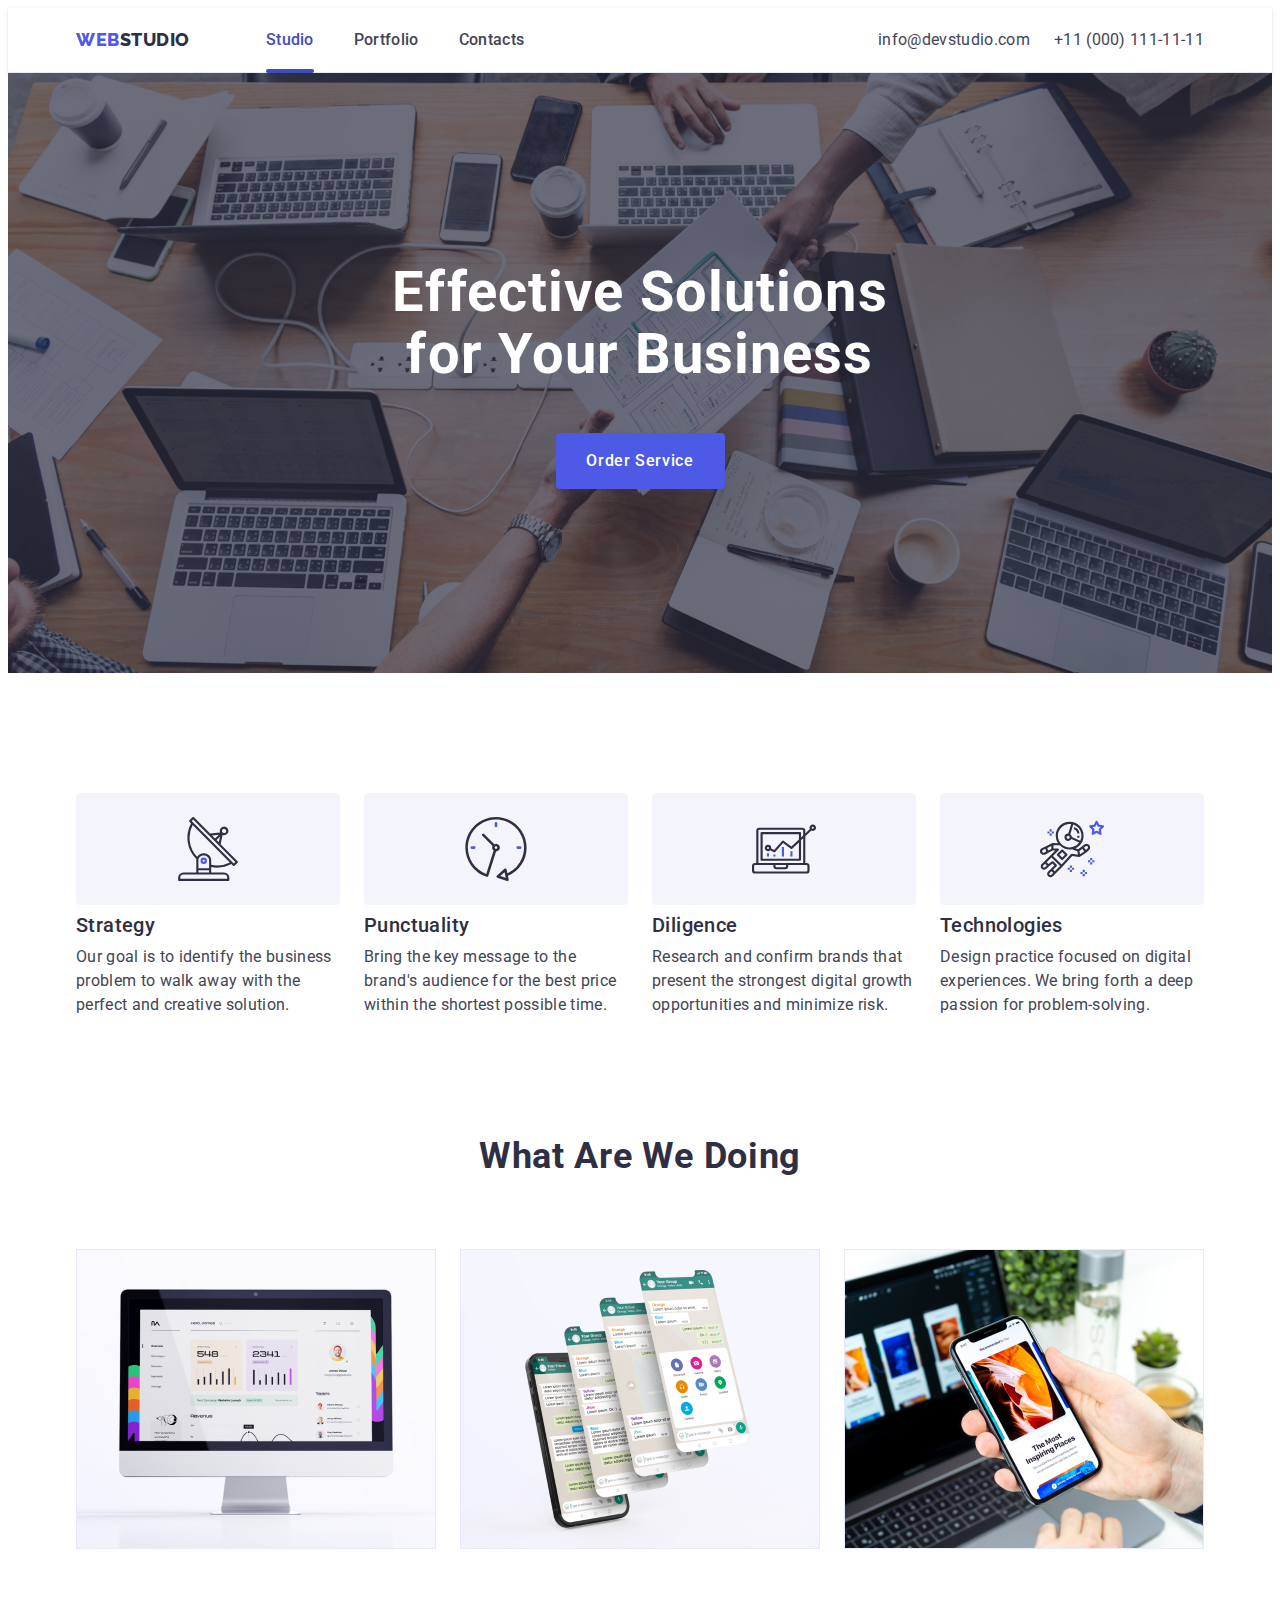
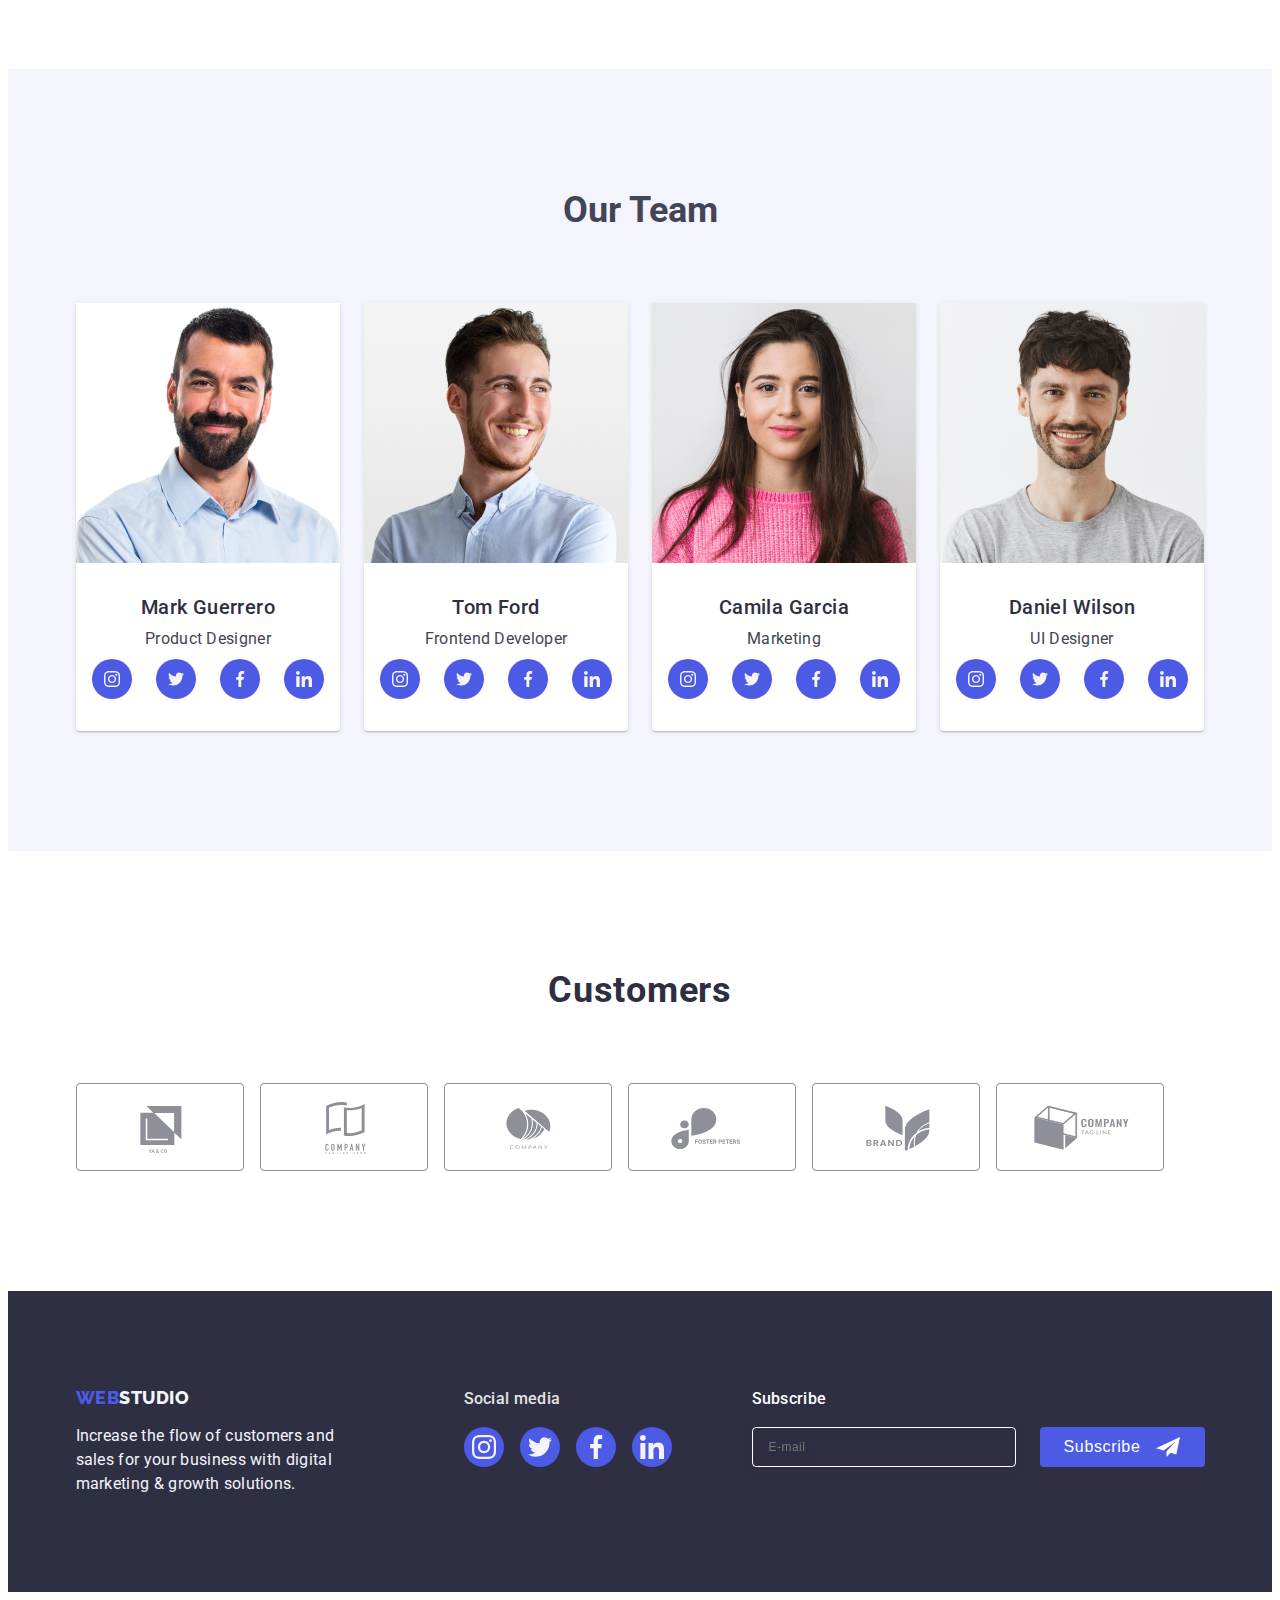
<file: index.html>
<!DOCTYPE html>
<html lang="en">
<head>
    <meta charset="UTF-8">
    <meta http-equiv="X-UA-Compatible" content="IE=edge">
    <meta name="viewport" content="width=device-width, initial-scale=1.0">
    <title>Студія</title>
    <link rel="preconnect" href="https://fonts.googleapis.com">
    <link rel="preconnect" href="https://fonts.gstatic.com" crossorigin>
    <link href="https://fonts.googleapis.com/css2?family=Raleway:wght@800&family=Roboto:wght@400;500;700;900&display=swap" rel="stylesheet">
    <link rel="stylesheet" href="https://cdnjs.cloudflare.com/ajax/libs/modern-normalize/2.0.0/modern-normalize.min.css" integrity="sha512-4xo8blKMVCiXpTaLzQSLSw3KFOVPWhm/TRtuPVc4WG6kUgjH6J03IBuG7JZPkcWMxJ5huwaBpOpnwYElP/m6wg==" crossorigin="anonymous" referrerpolicy="no-referrer" />
    <link rel="stylesheet" href="./css/styles.css">
    <link rel="stylesheet" href="./css/media.css">
</head>
<body>
    <header class = "page-header header-header">
        <div class = "container header-container">
        <nav class = "listts">
            <a  class = "link-link link" href = "./index.html">Web<span class = "logo-color logo">Studio</span></a>
            <ul class = "listhed list">
                <li class = "list-header-link"><a class = "header-link link current" href = "./index.html">Studio</a></li>
                <li class = "list-header-link"><a class = "header-link link" href = "./portfolio.html">Portfolio</a></li>
                <li class = "list-header-link"><a class = "header-link link" href = "">Contacts</a></li>
            </ul>
            </nav>
        <address class = "header-adress link">
            <ul class = "listad list">
                <li class = "contact-list"><a class = "header-adress-link link" href="mailto:info@devstudio.com">info@devstudio.com</a></li>
                <li class = "contact-list"><a class = "header-adress-link link" href="tel:+110001111111">+11 (000) 111-11-11</a></li>
            </ul>
        </address>

    
        <button type="button" class="mob-menu-open" data-menu-open>
            <svg width="32" height="22">
                <use href="./images/icons.svg#icon-charm_menu-hamburger-1"></use>
            </svg>
        </button>
    </div>

    <div class="mob-menu is-hidden" data-menu>
        <div>
            <button type="button" class="menu-modal-close" data-menu-close>
                <svg class="mob-close-icon" width="8" height="8">
                    <use href="./images/icons.svg#icon-close-mob"> </use>
                </svg>
            </button>

            <nav class="mobil-menu-nav">
                <ul class="mob-menu-nav list">
                    <li class="mob-menu-item">
                        <a href="./index.html" class="mob-menu-link link active">Studio</a>
                    </li>
                    <li class="mob-menu-item">
                        <a href="./portfolio.html" class="mob-menu-link link">Portfolio</a>
                    </li>
                    <li class="mob-menu-item">
                        <a href="" class="mob-menu-link link">Contacts</a>
                    </li>
                </ul>
            </nav>
        </div>

        <div>
            <address class="mobil-menu-adress">
                <ul class="mob-menu-nav list">
                    <li class="mob-menu-item">
                        <a href="tel:+110001111111" class="mob-menu-tel-link link">+11 (000) 111-11-11</a>
                    </li>
                    <li class="mob-menu-item">
                        <a href="mailto:info@devstudio.com" class="mob-menu-adress-link link">info@devstudio.com</a>
                    </li>
                </ul>
            </address>
            <ul class="mob-soc-list list">
                <li class="mob-soc-item list">
                    <a href="" class="link mob-soc-link" target="_blank" rel="noopener noreferrer">
                        <svg class="mob-soc-icon" width="24" height="24">
                            <use href="./images/icons.svg#icon-instagram"></use>
                        </svg>
                    </a>
                </li>
                <li class="mob-soc-item list">
                    <a href="" class="link mob-soc-link" target="_blank" rel="noopener noreferrer">
                        <svg class="mob-soc-icon" width="24" height="24">
                            <use href="./images/icons.svg#icon-twitter"></use>
                        </svg>
                    </a>
                </li>
                <li class="mob-soc-item list">
                    <a href="" class="link mob-soc-link" target="_blank" rel="noopener noreferrer">
                        <svg class="mob-soc-icon" width="24" height="24">
                            <use href="./images/icons.svg#icon-facebook"></use>
                        </svg>
                    </a>
                </li>
                <li class="mob-soc-item list">
                    <a href="" class="link mob-soc-link" target="_blank" rel="noopener noreferrer">
                        <svg class="mob-soc-icon" width="24" height="24">
                            <use href="./images/icons.svg#icon-linkedin"></use>
                        </svg>
                    </a>
                </li>
            </ul>
        </div>
    </div>
        </header>

    <main>

        <section class = "studio">
            <div class = "container container-studio">
            <h1 class = "firsth">Effective Solutions for Your Business</h1>
            <button class = "first-btn" type = "button" data-modal-open>Order Service</button>
            </div>
        </section>

        <section class = "choose">
            <div class = "container container-choose">
            <h2 hidden class = "visually-hidden">Choose</h2>
            <ul class = "listchoose list">
                <li class ="def">
                    <div class = "def-picture">
                        <svg width = "64" height = "64">
                            <use href = "./images/icons.svg#icon-antenna"></use>
                        </svg>
                    </div>
                    <h3 class = "first-choose">Strategy</h3>
                    <p class = "second-choose">Our goal is to identify the business
                        problem to walk away with the perfect and creative solution. </p>
                </li>
                <li class ="def">
                    <div class = "def-picture">
                        <svg width = "64" height = "64">
                            <use href = "./images/icons.svg#icon-clock"></use>
                        </svg>
                    </div>
                    <h3 class = "first-choose">Punctuality</h3>
                    <p class = "second-choose">Bring the key message to the brand's audience for the best price within the shortest possible time.</p>
                </li>
                <li class ="def">
                    <div class = "def-picture">
                        <svg width = "64" height = "64">
                            <use href = "./images/icons.svg#icon-diagram"></use>
                        </svg>
                    </div>
                    <h3 class = "first-choose">Diligence</h3>
                    <p class = "second-choose">Research and confirm brands that present the strongest digital growth opportunities and minimize risk.</p>
                </li>
                <li class ="def">
                    <div class = "def-picture">
                        <svg width = "64" height = "64">
                            <use href = "./images/icons.svg#icon-astronaut"></use>
                        </svg>
                    </div>
                    <h3 class = "first-choose">Technologies</h3>
                    <p class = "second-choose">Design practice focused on digital experiences. We bring forth a deep passion for problem-solving.</p>
                </li>
            </ul>
            </div>
        </section>

        <section class = "work">
            <div class = "container container-work">
    <h2 class = "first-work section-title">What are we doing</h2>
    <ul class ="listwork list">
        <li class = "def-two">
            <picture>
                <source srcset="./images/whatarewedoing1-1x.jpg 1x, ./images/whatarewedoing1-2x.jpg 2x"
                media = "(min-width: 1200px)" />
                <img src="./images/img5.jpg" alt="laptop" width="360" height="300" class = "image-item" />
            </picture>  
        </li>

        <li class = "def-two">
            <picture>
                <source srcset="./images/whatarewedoing2-1x.jpg 1x, ./images/whatarewedoing2-2x.jpg 2x"
                media = "(min-width: 1200px)" />
            <img src="./images/img6.jpg" alt="phones" width="360" height="300" class = "image-item" />
            </picture>
        </li>

        <li class = "def-two">
            <picture>
                <source srcset="./images/whatarewedoing3-1x.jpg 1x, ./images/whatarewedoing3-2x.jpg 2x"
                media = "(min-width: 1200px)" />
            <img src="./images/img7.jpg" alt="phone" width="360" height="300" class = "image-item" />
            </picture>
        </li>
    </ul>
        </div>
        </section>

        <section class = "team" >
            <div class = "container">
            <h2 class = "first-team">Our Team</h2>
            <ul class = "listteam list">
                <li class = "people-team-one">
                    <picture>
                        <source srcset="./images/mark-guerrero-1x.png 1x, ./images/mark-guerrero-2x.png 2x"
                        media = "(min-width: 1200px)" />
                        
                        <source srcset="./images/mark-guerrero-1x.png 1x, ./images/mark-guerrero-2x.png 2x"
                        media = "(min-width: 768px)" />

                        <source srcset="./images/mark-guerrero-1x.png 1x, ./images/mark-guerrero-2x.png 2x"
                        media = "(max-width: 767px)" />

                    <img src="./images/img1.jpg" alt ="Guerrero" width="264" height="260" />
                    </picture>
                    <div class = "peoplee">
                    <h3 class = "second-team">Mark Guerrero</h3>
                    <p class = "third-team">Product Designer</p>
                <ul class = "team-social list">
                    <li class = "team-social-item">
                        <a href = "" class = "team-link link" target = "_blank" rel = "noopener noreferrer">
                            <svg class = "team-social-icon" width="16" height="16">
                                <use href = "./images/icons.svg#icon-instagram"></use>
                            </svg>
                        </a>
                    </li>
                    <li class = "team-social-item">
                        <a href = "" class = "team-link link" target = "_blank" rel = "noopener noreferrer">
                            <svg class = "team-social-icon" width="16" height="16">
                                <use href = "./images/icons.svg#icon-twitter"></use>
                            </svg>  
                        </a>
                    </li>
                    <li class = "team-social-item">
                        <a href = "" class = "team-link link" target = "_blank" rel = "noopener noreferrer">
                            <svg class = "team-social-icon" width="16" height="16">
                                <use href = "./images/icons.svg#icon-facebook"></use>
                            </svg> 
                        </a> 
                    </li>
                    <li class = "team-social-item">
                        <a href = "" class = "team-link link" target = "_blank" rel = "noopener noreferrer">
                            <svg class = "team-social-icon" width="16" height="16">
                                <use href = "./images/icons.svg#icon-linkedin"></use>
                            </svg> 
                        </a>
                    </li>
                </ul>
            </div>
        </li>
        
                <li class = "people-team-one">
                    <picture>
                        <source srcset="./images/tom-ford-1x.jpg 1x, ./images/tom-ford-2x.jpg 2x"
                        media = "(min-width: 1200px)" />
                        
                        <source srcset="./images/tom-ford-1x.jpg 1x, ./images/tom-ford-2x.jpg 2x"
                        media = "(min-width: 768px)" />

                        <source srcset="./images/tom-ford-1x.jpg 1x, ./images/tom-ford-2x.jpg 2x"
                        media = "(max-width: 767px)" />

                    <img src="./images/img2.jpg" alt ="Ford" width="264" height="260" />
                    </picture>
                    <div class = "peoplee">
                    <h3 class = "second-team">Tom Ford</h3>
                    <p class = "third-team">Frontend Developer</p>
                    <ul class = "team-social list">
                        <li class = "team-social-item">
                            <a href = "" class = "team-link link" target = "_blank" rel = "noopener noreferrer">
                                <svg class = "team-social-icon" width="16" height="16">
                                    <use href = "./images/icons.svg#icon-instagram"></use>
                                </svg>
                            </a>
                        </li>
                        <li class = "team-social-item">
                            <a href = "" class = "team-link link" target = "_blank" rel = "noopener noreferrer">
                                <svg class = "team-social-icon" width="16" height="16">
                                    <use href = "./images/icons.svg#icon-twitter"></use>
                                </svg>  
                            </a>
                        </li>
                        <li class = "team-social-item">
                            <a href = "" class = "team-link link" target = "_blank" rel = "noopener noreferrer">
                                <svg class = "team-social-icon" width="16" height="16">
                                    <use href = "./images/icons.svg#icon-facebook"></use>
                                </svg> 
                            </a> 
                        </li>
                        <li class = "team-social-item">
                            <a href = "" class = "team-link link" target = "_blank" rel = "noopener noreferrer">
                                <svg class = "team-social-icon" width="16" height="16">
                                    <use href = "./images/icons.svg#icon-linkedin"></use>
                                </svg> 
                            </a>
                        </li>
                    </ul>
                    </div>
                </li>
                <li class = "people-team-one">
                    <picture>
                        <source srcset="./images/camila-garcia-1x.jpg 1x, ./images/camila-garcia-2x.jpg 2x"
                        media = "(min-width: 1200px)" />
                        
                        <source srcset="./images/camila-garcia-1x.jpg 1x, ./images/camila-garcia-2x.jpg 2x"
                        media = "(min-width: 768px)" />

                        <source srcset="./images/camila-garcia-1x.jpg 1x, ./images/camila-garcia-2x.jpg 2x"
                        media = "(max-width: 767px)" />

                    <img src="./images/img3.jpg" alt ="Garcia" width="264" height="260" />
                    </picture>
                    <div class = "peoplee">
                    <h3 class = "second-team">Camila Garcia</h3>
                    <p class = "third-team">Marketing</p>
                    <ul class = "team-social list">
                        <li class = "team-social-item">
                            <a href = "" class = "team-link link" target = "_blank" rel = "noopener noreferrer">
                                <svg class = "team-social-icon" width="16" height="16">
                                    <use href = "./images/icons.svg#icon-instagram"></use>
                                </svg>
                            </a>
                        </li>
                        <li class = "team-social-item">
                            <a href = "" class = "team-link link" target = "_blank" rel = "noopener noreferrer">
                                <svg class = "team-social-icon" width="16" height="16">
                                    <use href = "./images/icons.svg#icon-twitter"></use>
                                </svg>  
                            </a>
                        </li>
                        <li class = "team-social-item">
                            <a href = "" class = "team-link link" target = "_blank" rel = "noopener noreferrer">
                                <svg class = "team-social-icon" width="16" height="16">
                                    <use href = "./images/icons.svg#icon-facebook"></use>
                                </svg> 
                            </a> 
                        </li>
                        <li class = "team-social-item">
                            <a href = "" class = "team-link link" target = "_blank" rel = "noopener noreferrer">
                                <svg class = "team-social-icon" width="16" height="16">
                                    <use href = "./images/icons.svg#icon-linkedin"></use>
                                </svg> 
                            </a>
                        </li>
                    </ul>
                    </div>
                </li>
                <li class = "people-team-one">
                    <picture>
                        <source srcset="./images/daniel-wilson-1x.jpg 1x, ./images/daniel-wilson-2x.jpg 2x"
                        media = "(min-width: 1200px)" />
                        
                        <source srcset="./images/daniel-wilson-1x.jpg 1x, ./images/daniel-wilson-2x.jpg 2x"
                        media = "(min-width: 768px)" />

                        <source srcset="./images/daniel-wilson-1x.jpg 1x, ./images/daniel-wilson-2x.jpg 2x"
                        media = "(max-width: 767px)" />
                    <img src ="./images/img4.jpg" alt =" Wilson" width="264" height="260" />
                    </picture>

                    <div  class = "peoplee">
                    <h3 class = "second-team">Daniel Wilson</h3>
                    <p class = "third-team">UI Designer</p>
                    <ul class = "team-social list">
                        <li class = "team-social-item">
                            <a href = "" class = "team-link link" target = "_blank" rel = "noopener noreferrer">
                                <svg class = "team-social-icon" width="16" height="16">
                                    <use href = "./images/icons.svg#icon-instagram"></use>
                                </svg>
                            </a>
                        </li>
                        <li class = "team-social-item">
                            <a href = "" class = "team-link link" target = "_blank" rel = "noopener noreferrer">
                                <svg class = "team-social-icon" width="16" height="16">
                                    <use href = "./images/icons.svg#icon-twitter"></use>
                                </svg>  
                            </a>
                        </li>
                        <li class = "team-social-item">
                            <a href = "" class = "team-link link" target = "_blank" rel = "noopener noreferrer">
                                <svg class = "team-social-icon" width="16" height="16">
                                    <use href = "./images/icons.svg#icon-facebook"></use>
                                </svg> 
                            </a> 
                        </li>
                        <li class = "team-social-item">
                            <a href = "" class = "team-link link" target = "_blank" rel = "noopener noreferrer">
                                <svg class = "team-social-icon" width="16" height="16">
                                    <use href = "./images/icons.svg#icon-linkedin"></use>
                                </svg> 
                            </a>
                        </li>
                    </ul>
                    </div>
                </li> 
            </ul>
        </div>
        </section>
        <section class = "custumer">
            <div class = "container">
                <h2 class = "custumer-h">Customers</h2>
                <ul class = "custumer-list list">
                    <li class = "custumer-item">
                        <a href = "" class = "custumer-link link" target = "_blank" rel = "noopener noreferrer">
                            <svg class = "custumer-icon" width="104" height="56">
                                <use href = "./images/icons.svg#icon-Logo"></use>
                            </svg>  
                        </a>
                    </li>
                    <li class = "custumer-item">
                        <a href = "" class = "custumer-link link" target = "_blank" rel = "noopener noreferrer">
                            <svg class = "custumer-icon" width="104" height="56">
                                <use href = "./images/icons.svg#icon-Logo1"></use>
                            </svg>  
                        </a>
                    </li>
                    <li class = "custumer-item">
                        <a href = "" class = "custumer-link link" target = "_blank" rel = "noopener noreferrer">
                            <svg class = "custumer-icon" width="104" height="56">
                                <use href = "./images/icons.svg#icon-Logo2"></use>
                            </svg>  
                        </a>
                    </li>
                    <li class = "custumer-item">
                        <a href = "" class = "custumer-link link" target = "_blank" rel = "noopener noreferrer">
                            <svg class = "custumer-icon" width="104" height="56">
                                <use href = "./images/icons.svg#icon-Logo3"></use>
                            </svg>  
                        </a>
                    </li>
                    <li class = "custumer-item">
                        <a href = "" class = "custumer-link link" target = "_blank" rel = "noopener noreferrer">
                            <svg class = "custumer-icon" width="104" height="56">
                                <use href = "./images/icons.svg#icon-Logo4"></use>
                            </svg>  
                        </a>
                    </li>
                    <li class = "custumer-item">
                        <a href = "" class = "custumer-link link" target = "_blank" rel = "noopener noreferrer">
                            <svg class = "custumer-icon" width="104" height="56">
                                <use href = "./images/icons.svg#icon-Logo5"></use>
                            </svg>  
                        </a>
                    </li>
                </ul>
            </div>

        </section>
    </main>

    <footer class = "end">
        <div class = "container all-footer">
        <div class = "footer-ap">
        <a class = "logoo-link link" href = "./index.html">Web<span class = "logo-color-two">Studio</span></a>
        <p class = "end-text">Increase the flow of customers and sales for your business with digital marketing & growth solutions.</p> 
        </div>
        <div class = "social-media-footer">
            <p class = "p-sociall-media">Social media</p>
            <ul class = "ul-social-media list">
                <li class = "li-social-media">
                    <a href = "" class = "footer-link link" target = "_blank" rel = "noopener noreferrer">
                        <svg class = "footer-social-icon" width="24" height="24">
                            <use href = "./images/icons.svg#icon-instagram"></use>
                        </svg> 
                    </a>
                </li>
                <li class = "li-social-media">
                    <a href = "" class = "footer-link link" target = "_blank" rel = "noopener noreferrer">
                        <svg class = "footer-social-icon" width="24" height="24">
                            <use href = "./images/icons.svg#icon-twitter"></use>
                        </svg> 
                    </a>
                </li>
                <li class = "li-social-media">
                    <a href = "" class = "footer-link link" target = "_blank" rel = "noopener noreferrer">
                        <svg class = "footer-social-icon" width="24" height="24">
                            <use href = "./images/icons.svg#icon-facebook"></use>
                        </svg> 
                    </a>
                </li>
                <li class = "li-social-media">
                    <a href = "" class = "footer-link link" target = "_blank" rel = "noopener noreferrer">
                        <svg class = "footer-social-icon" width="24" height="24">
                            <use href = "./images/icons.svg#icon-linkedin"></use>
                        </svg> 
                    </a>
                </li>
            </ul>
    </div>
    <div class="subscribe-container">
        <p class="subscribe-text">Subscribe</p>
        <form class="form-footer">
            <label class="form-footer-label">
                <input class="form-footer-input" type="email" name="email" placeholder="E-mail" />
            </label>
            <button type="submit" class="footer-button">Subscribe
                <svg class = "footer-svg" width="24" height="24">
                    <use href = "./images/icons.svg#icon-footer-svg"></use>
                </svg>
            </button>
            </form>
    </div>
</div>
    </footer>
    <div class = "contact-window is-hidden" data-modal >
        <div class = "modal-window" >
            <button type="button" class = "modal-window-close" data-modal-close>
                <svg class = "modal-window-close-icon" width = "8" height = "8">
                    <use href = "./images/icons.svg#icon-Vector"></use>
                </svg>
            </button>
            <p class = "modal-window-title">Leave your contacts and we will call you back</p>
            <form class = "modal-window-form">
                <div class = "modal-window-labeldiv">

                <label for = "user-name" class = "modal-window-label">Name</label>
                    <div class = "modal-window-div">
                    <input type = "text" name = "user-name" id = "user-name" class = "modal-window-input" required />
                    <svg class = "modal-window-svg" width = "18" height = "24">
                        <use href = "./images/icons.svg#icon-person-black"></use>
                    </svg>
                </div>
                </div>
                
                <div class = "modal-window-labeldiv">
                <label for = "user-tel" class = "modal-window-label">Phone</label>
                    <div class = "modal-window-div">
                    <input type = "tel" name = "tel" id = "user-tel" class = "modal-window-input" required />
                    <svg class = "modal-window-svg" width = "18" height = "24">
                        <use href = "./images/icons.svg#icon-phone-black"></use>
                    </svg>
                </div>
                </div>
                    
                <div class ="modal-window-labeldiv">
                <label for = "user-email" class = "modal-window-label">Email</label>
                    <div class = "modal-window-div">
                    <input type = "email" name = "email" id = "user-email" class = "modal-window-input" required />
                    <svg class = "modal-window-svg" width = "18" height = "24">
                        <use href = "./images/icons.svg#icon-email-black"></use>
                    </svg>
                </div>
                </div>

                <div class ="class-modal-window-labeldiv">
                <label for = "user-comment" class = "modal-window-label">Comment</label>
                <textarea name = "user-comment" id = "user-comment" class = "modal-comment" placeholder="Text input"></textarea>
                </div>

                <div class = "modal-window-checkbox">
                    <input type = "checkbox" id = "user-privacy" name = "user-privacy" value="true" class = "modal-window-privacy visually-hidden" required>
                    <label for = "user-privacy" class = "modal-accept-privacy-check">
                        <span class = "modal-check-span">
                            <svg class = "modal-window-svg-check" width = "10" height = "8">
                                <use href = "./images/icons.svg#icon-check"></use>
                            </svg>
                        </span>
                        I accept the terms and conditions of the 
                        <a class = "link-check link" href=""> Privacy Policy</a>
                    </label>
                    
                </div>
                
                <button type = "submit" class = "modal-window-button">Send</button>
            </form>
        </div>
    </div>
    <script src="./js/modal.js"></script>
    <script src="./js/menu.js"></script>
</body>
</html>
</file>
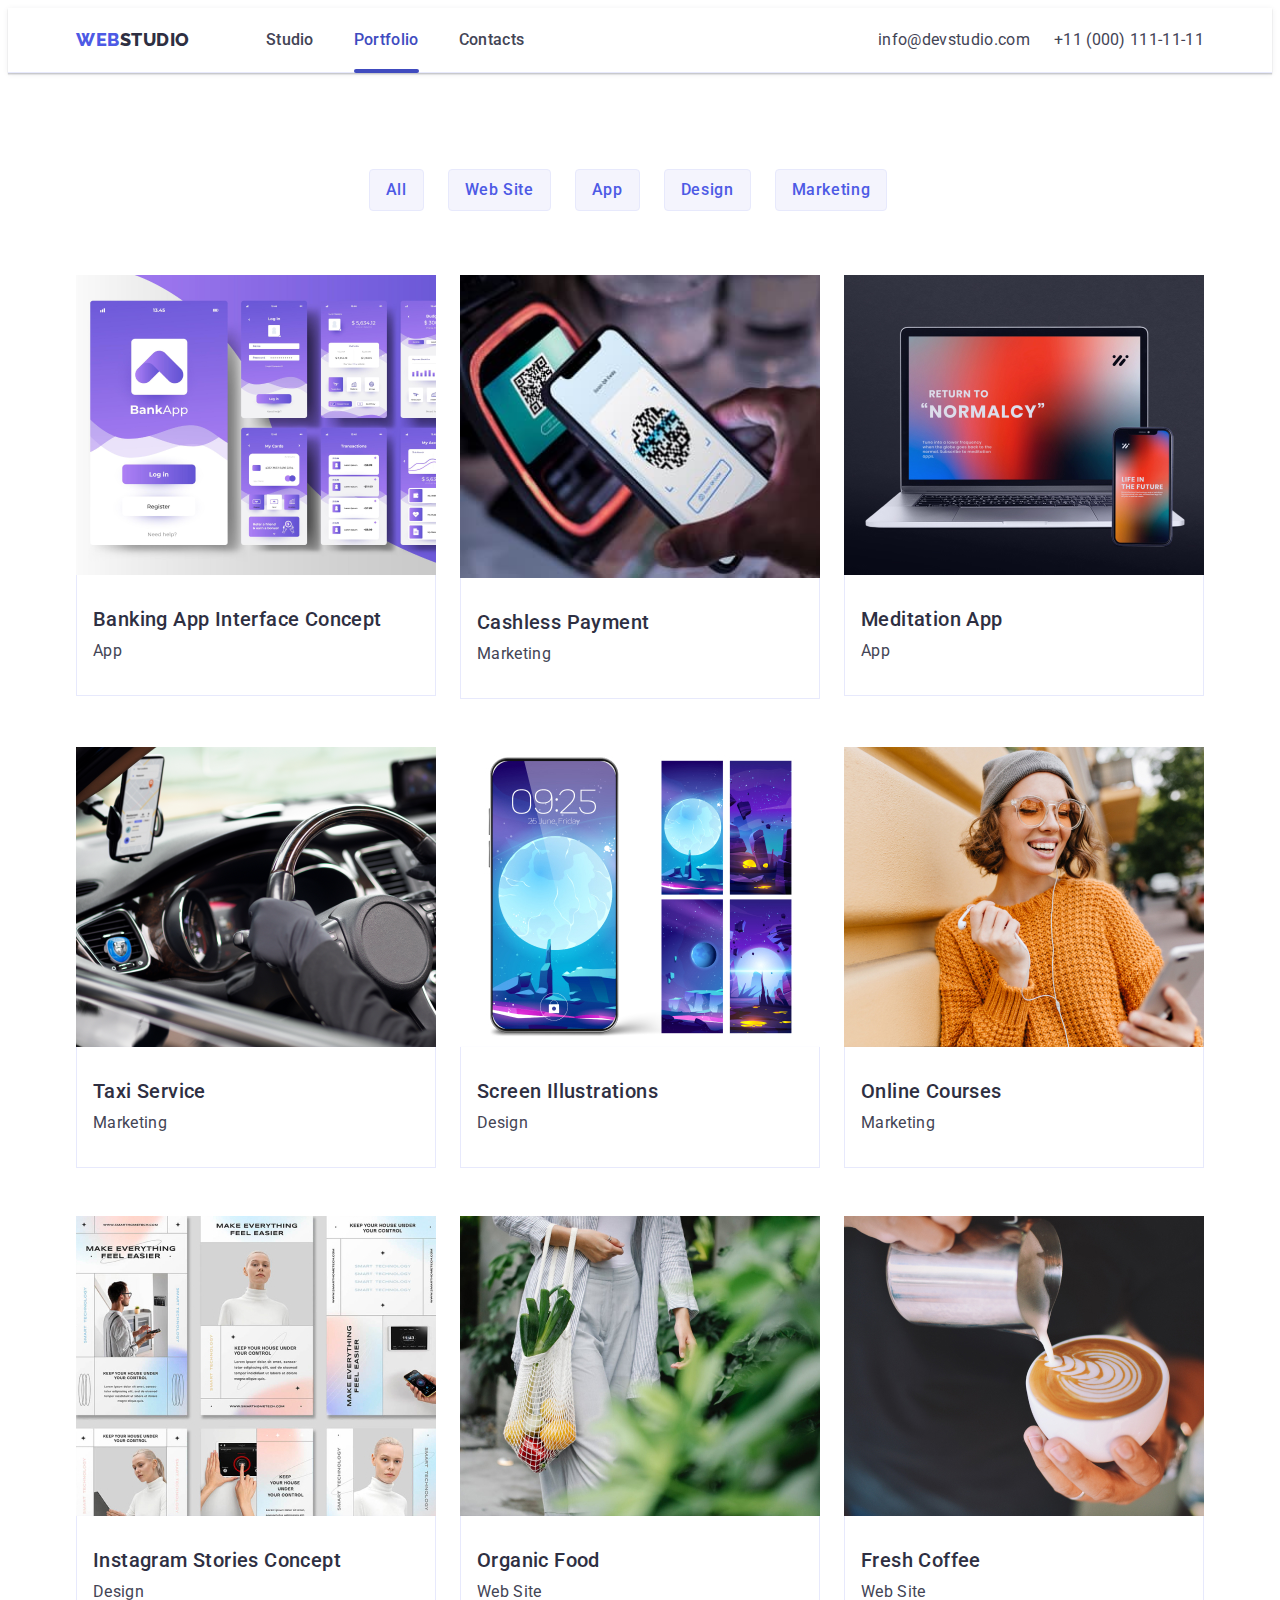
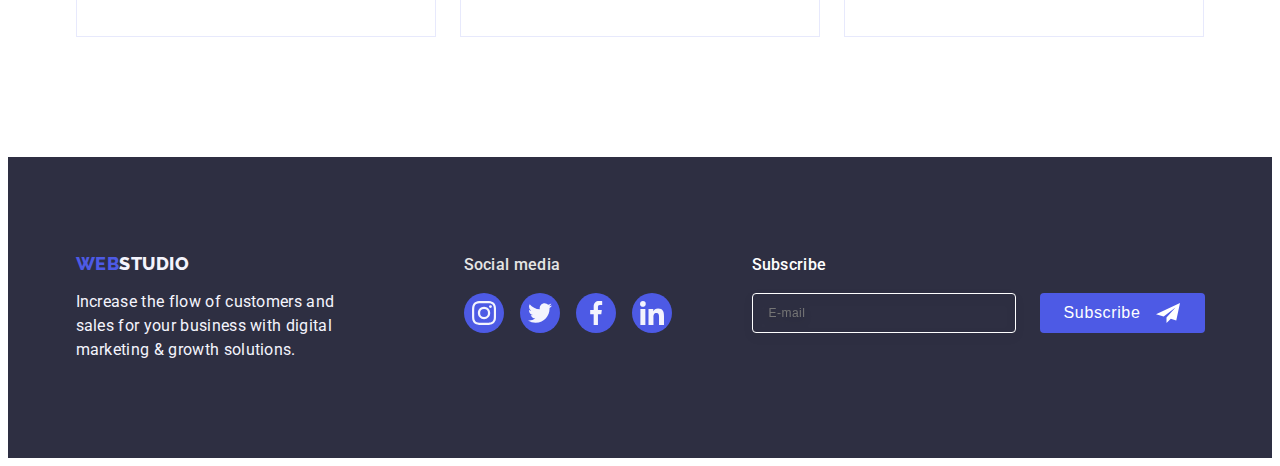
<file: portfolio.html>
<!DOCTYPE html>
<html lang="en">
<head>
    <meta charset="UTF-8">
    <meta http-equiv="X-UA-Compatible" content="IE=edge">
    <meta name="viewport" content="width=device-width, initial-scale=1.0">
    <title>Портфоліо</title>
    <link rel="preconnect" href="https://fonts.googleapis.com">
    <link rel="preconnect" href="https://fonts.gstatic.com" crossorigin>
    <link href="https://fonts.googleapis.com/css2?family=Raleway:wght@800&family=Roboto:wght@400;500;700;900&display=swap" rel="stylesheet">
    <link rel="stylesheet" href="https://cdnjs.cloudflare.com/ajax/libs/modern-normalize/2.0.0/modern-normalize.min.css" integrity="sha512-4xo8blKMVCiXpTaLzQSLSw3KFOVPWhm/TRtuPVc4WG6kUgjH6J03IBuG7JZPkcWMxJ5huwaBpOpnwYElP/m6wg==" crossorigin="anonymous" referrerpolicy="no-referrer" />
    <link rel="stylesheet" href="./css/styles.css">
    <link rel="stylesheet" href="./css/media.css">
    <link rel="stylesheet" href="./css/portfolio-media.css">
    


</head>

        <header class = "page-header header-header">
            <div class = "container header-container">
            <nav class = "listts">
                <a  class = "link-link link" href = "./index.html">Web<span class = "logo-color logo">Studio</span></a>
                <ul class = "listhed list">
                    <li class = "list-header-link"><a class = "header-link link" href = "./index.html">Studio</a></li>
                    <li class = "list-header-link"><a class = "header-link link current" href = "./portfolio.html">Portfolio</a></li>
                    <li class = "list-header-link"><a class = "header-link link" href = "">Contacts</a></li>
                </ul>
                </nav>
            <address class = "header-adress link">
                <ul class = "listad list">
                    <li class = "contact-list"><a class = "header-adress-link link" href="mailto:info@devstudio.com">info@devstudio.com</a></li>
                    <li class = "contact-list"><a class = "header-adress-link link" href="tel:+110001111111">+11 (000) 111-11-11</a></li>
                </ul>
            </address>
    
        
            <button type="button" class="mob-menu-open" data-menu-open>
                <svg width="32" height="22">
                    <use href="./images/icons.svg#icon-charm_menu-hamburger-1"></use>
                </svg>
            </button>
        </div>
    
        <div class="mob-menu is-hidden" data-menu>
            <div>
                <button type="button" class="menu-modal-close" data-menu-close>
                    <svg class="mob-close-icon" width="8" height="8">
                        <use href="./images/icons.svg#icon-close-mob"> </use>
                    </svg>
                </button>
    
                <nav class="mobil-menu-nav">
                    <ul class="mob-menu-nav list">
                        <li class="mob-menu-item">
                            <a href="./index.html" class="mob-menu-link link">Studio</a>
                        </li>
                        <li class="mob-menu-item">
                            <a href="./portfolio.html" class="mob-menu-link link active">Portfolio</a>
                        </li>
                        <li class="mob-menu-item">
                            <a href="" class="mob-menu-link link">Contacts</a>
                        </li>
                    </ul>
                </nav>
            </div>
    
            <div>
                <address class="mobil-menu-adress">
                    <ul class="mob-menu-nav list">
                        <li class="mob-menu-item">
                            <a href="tel:+110001111111" class="mob-menu-tel-link link">+11 (000) 111-11-11</a>
                        </li>
                        <li class="mob-menu-item">
                            <a href="mailto:info@devstudio.com" class="mob-menu-adress-link link">info@devstudio.com</a>
                        </li>
                    </ul>
                </address>
                <ul class="mob-soc-list list">
                    <li class="mob-soc-item list">
                        <a href="" class="link mob-soc-link" target="_blank" rel="noopener noreferrer">
                            <svg class="mob-soc-icon" width="24" height="24">
                                <use href="./images/icons.svg#icon-instagram"></use>
                            </svg>
                        </a>
                    </li>
                    <li class="mob-soc-item list">
                        <a href="" class="link mob-soc-link" target="_blank" rel="noopener noreferrer">
                            <svg class="mob-soc-icon" width="24" height="24">
                                <use href="./images/icons.svg#icon-twitter"></use>
                            </svg>
                        </a>
                    </li>
                    <li class="mob-soc-item list">
                        <a href="" class="link mob-soc-link" target="_blank" rel="noopener noreferrer">
                            <svg class="mob-soc-icon" width="24" height="24">
                                <use href="./images/icons.svg#icon-facebook"></use>
                            </svg>
                        </a>
                    </li>
                    <li class="mob-soc-item list">
                        <a href="" class="link mob-soc-link" target="_blank" rel="noopener noreferrer">
                            <svg class="mob-soc-icon" width="24" height="24">
                                <use href="./images/icons.svg#icon-linkedin"></use>
                            </svg>
                        </a>
                    </li>
                </ul>
            </div>
        </div>
            </header>

    <main>
        <section class = "porfolio-section">  
            <div class = "container">
            <h1 hidden class = "visually-hidden">portfol</h1>
                <ul class = "listtts list">
                    <li class = "btn-portfolio">
                    <button class = "second-btn" type = "button" >All</button>
                </li>
                <li class = "btn-portfolio">
                    <button class = "second-btn" type = "button" >Web Site</button>
                </li>
                <li class = "btn-portfolio">
                    <button class = "second-btn" type = "button" >App</button>
                </li>
                <li class = "btn-portfolio">
                    <button class = "second-btn" type = "button" >Design</button>
                </li>
                <li class = "btn-portfolio">
                    <button class = "second-btn" type = "button" >Marketing</button>
                </li>
                </ul>
                
                <ul class ="listtsport list">
                    <li class = "section-link" >
                        <a class = "links" href="">
                            <div class = "content-cover-wrap">
                                <picture>
                                    <source media="(min-width: 1158px)"
                                        srcset="./images/first-1x.png 1x, ./images/first-2x.png 2x">
                                    <source media="(min-width: 768px)"
                                        srcset="./images/first-table-1x.jpg 1x, ./images/first-table-2x.jpg 2x">
                                    <source media="(max-width: 767px)"
                                        srcset="./images/first-mob-1x.jpg 1x, ./images/first-mob-2x.jpg 2x">
                                <img src="./images/first.jpg" alt="interface" width="360" class = "picture-portfolio"/>
                                </picture>
                                <p class = "content-cover-text">14 Stylish and User-Friendly App Design Concepts · Task Manager App · Calorie Tracker App · Exotic Fruit Ecommerce App · Cloud Storage App</p>
                            </div>
                        <div class = "app-conttainer">
                        <h2 class = "links-textt">Banking App Interface Concept</h2>
                        <p class = "links-textt-text">App</p>
                    </div>
                    </a>
                    </li>
                    <li class = "section-link">
                        <a class = "links" href="">
                            <div class = "content-cover-wrap">
                                <picture>
                                    <source media="(min-width: 1158px)"
                                        srcset="./images/second-1x.jpg 1x, ./images/second-2x.jpg 2x">
                                    <source media="(min-width: 768px)"
                                        srcset="./images/second-table-1x.jpg 1x, ./images/second-tale-2x.jpg 2x">
                                    <source media="(max-width: 767px)"
                                        srcset="./images/second-mob-1x.jpg 1x, ./images/second-mob-2x.jpg 2x">
                                <img src="./images/second.jpg" alt="payment" width="360" class = "picture-portfolio"/>
                                </picture>
                                <p class = "content-cover-text">14 Stylish and User-Friendly App Design Concepts · Task Manager App · Calorie Tracker App · Exotic Fruit Ecommerce App · Cloud Storage App</p>
                    </div>
                        <div class = "app-conttainer">
                        <h2 class = "links-textt">Cashless Payment</h2>
                        <p class = "links-textt-text">Marketing</p>
                    </div>
                    </a>
                    </li>
                    <li class = "section-link">
                        <a class = "links" href="">
                            <div class = "content-cover-wrap">
                                <picture>
                                    <source media="(min-width: 1158px)"
                                        srcset="./images/three-1x.jpg 1x, ./images/three-2x.jpg 2x">
                                    <source media="(min-width: 768px)"
                                        srcset="./images/three-table-1x.jpg 1x, ./images/three-table-2x.jpg 2x">
                                    <source media="(max-width: 767px)"
                                        srcset="./images/three-mob-1x.jpg 1x, ./images/three-mob-2x.jpg 2x">
                                <img src="./images/three.jpg" alt="meditation" width="360" class = "picture-portfolio" />
                                </picture>
                                <p class = "content-cover-text">14 Stylish and User-Friendly App Design Concepts · Task Manager App · Calorie Tracker App · Exotic Fruit Ecommerce App · Cloud Storage App</p>
                            </div>
                        <div class = "app-conttainer">
                        <h2 class = "links-textt">Meditation App</h2>
                        <p class = "links-textt-text">App</p>
                    </div>
                    </a>
                    </li>
                    <li class = "section-link">
                        <a class = "links" href="">
                            <div class = "content-cover-wrap">
                                <picture>
                                    <source media="(min-width: 1158px)"
                                        srcset="./images/four-1x.png 1x, ./images/four-2x.png 2x">
                                    <source media="(min-width: 768px)"
                                        srcset="./images/four-table-1x.jpg 1x, ./images/four-table-2x.jpg 2x">
                                    <source media="(max-width: 767px)"
                                        srcset="./images/four-mob-1x.jpg 1x, ./images/four-mob-2x.jpg 2x">
                                <img src="./images/four.jpg" alt="taxi" width="360" class = "picture-portfolio" />
                                </picture>
                                <p class = "content-cover-text">14 Stylish and User-Friendly App Design Concepts · Task Manager App · Calorie Tracker App · Exotic Fruit Ecommerce App · Cloud Storage App</p>
                            </div>
                        <div class = "app-conttainer">
                        <h2 class = "links-textt">Taxi Service</h2>
                        <p class = "links-textt-text">Marketing</p>
                        </div>
                    </a>
                    </li>
                    <li class = "section-link">
                        <a class = "links" href="">
                            <div class = "content-cover-wrap">
                                <picture>
                                    <source media="(min-width: 1158px)"
                                        srcset="./images/five-1x.jpg 1x, ./images/five-2x.jpg 2x">
                                    <source media="(min-width: 768px)"
                                        srcset="./images/five-table-1x.jpg 1x, ./images/five-table-2x.jpg 2x">
                                    <source media="(max-width: 767px)"
                                        srcset="./images/five-mob-1x.jpg 1x, ./images/five-mob-2x.jpg 2x">
                                <img src="./images/five.jpg" alt="screen" width="360" class = "picture-portfolio" />
                                </picture>
                                <p class = "content-cover-text">14 Stylish and User-Friendly App Design Concepts · Task Manager App · Calorie Tracker App · Exotic Fruit Ecommerce App · Cloud Storage App</p>
                            </div>
                        <div class = "app-conttainer">
                        <h2 class = "links-textt">Screen Illustrations</h2>
                        <p class = "links-textt-text">Design</p>
                        </div>
                    </a>
                    </li>
                    <li class = "section-link">
                        <a class = "links" href="">
                            <div class = "content-cover-wrap">
                                <picture>
                                    <source media="(min-width: 1158px)"
                                        srcset="./images/six-1x.jpg 1x, ./images/six-2x.jpg 2x">
                                    <source media="(min-width: 768px)"
                                        srcset="./images/six-table-1x.jpg 1x, ./images/six-table-2x.jpg 2x">
                                    <source media="(max-width: 767px)"
                                        srcset="./images/six-mob-1x.jpg 1x, ./images/six-mob-2x.jpg 2x">
                                <img src="./images/six.jpg" alt="courses" width="360" class = "picture-portfolio"/>
                                </picture>
                                <p class = "content-cover-text">14 Stylish and User-Friendly App Design Concepts · Task Manager App · Calorie Tracker App · Exotic Fruit Ecommerce App · Cloud Storage App</p>
                            </div>
                        <div class = "app-conttainer">
                        <h2 class = "links-textt">Online Courses</h2>
                        <p class = "links-textt-text">Marketing</p>
                        </div>
                    </a>
                    </li>
                    <li class = "section-link">
                        <a class = "links" href="">
                            <div class = "content-cover-wrap">
                                <picture>
                                    <source media="(min-width: 1158px)"
                                        srcset="./images/seven-1x.jpg 1x, ./images/seven-2x.jpg 2x">
                                    <source media="(min-width: 768px)"
                                        srcset="./images/seven-table-1x.jpg 1x, ./images/seven-table-2x.jpg 2x">
                                    <source media="(max-width: 767px)"
                                        srcset="./images/seven-mob-1x.jpg 1x, ./images/seven-mob-2x.jpg 2x">
                                <img src="./images/seven.jpg" alt="sories" width="360" class = "picture-portfolio" />
                                </picture>
                                <p class = "content-cover-text">14 Stylish and User-Friendly App Design Concepts · Task Manager App · Calorie Tracker App · Exotic Fruit Ecommerce App · Cloud Storage App</p>
                            </div>
                        <div class = "app-conttainer">
                        <h2 class = "links-textt">Instagram Stories Concept</h2>
                        <p class = "links-textt-text" >Design</p>
                        </div>
                    </a>
                    </li>
                    <li class = "section-link">
                        <a class = "links" href="">
                            <div class = "content-cover-wrap">
                                <picture>
                                    <source media="(min-width: 1158px)"
                                        srcset="./images/eight-1x.jpg 1x, ./images/eight-2x.jpg 2x">
                                    <source media="(min-width: 768px)"
                                        srcset="./images/eight-table-1x.jpg 1x, ./images/eight-table-2x.jpg 2x">
                                    <source media="(max-width: 767px)"
                                        srcset="./images/eight-mob-1x.jpg 1x, ./images/eight-mob-2x.jpg 2x">
                                <img src="./images/eight.jpg" alt="website" width="360" class = "picture-portfolio" />
                                </picture>
                                <p class = "content-cover-text">14 Stylish and User-Friendly App Design Concepts · Task Manager App · Calorie Tracker App · Exotic Fruit Ecommerce App · Cloud Storage App</p>
                            </div>
                        <div class = "app-conttainer">
                        <h2 class = "links-textt">Organic Food</h2>
                        <p class = "links-textt-text">Web Site</p>
                        </div>
                    </a>
                    </li>
                    <li class = "section-link">
                        <a class = "links" href="">
                            <div class = "content-cover-wrap">
                                <picture>
                                    <source media="(min-width: 1158px)"
                                        srcset="./images/nine-1x.jpg 1x, ./images/nine-2x.jpg 2x">
                                    <source media="(min-width: 768px)"
                                        srcset="./images/nine-table-1x.jpg 1x, ./images/nine-table-2x.jpg 2x">
                                    <source media="(max-width: 767px)"
                                        srcset="./images/nine-mob-1x.jpg 1x, ./images/nine-mob-2x.jpg 2x">
                                <img src="./images/nine.jpg" alt="coffe" width="360" class = "picture-portfolio" />
                                </picture>
                                <p class = "content-cover-text">14 Stylish and User-Friendly App Design Concepts · Task Manager App · Calorie Tracker App · Exotic Fruit Ecommerce App · Cloud Storage App</p>
                            </div>
                        <div class = "app-conttainer">
                        <h2 class = "links-textt">Fresh Coffee</h2>
                        <p class = "links-textt-text">Web Site</p>
                        </div>
                    </a>
                    </li>
                </ul>
                </div>
            </section>
    </main>

    <footer class = "end">
        <div class = "container all-footer">
        <div class = "footer-ap">
        <a class = "logoo-link link" href = "./index.html">Web<span class = "logo-color-two">Studio</span></a>
        <p class = "end-text">Increase the flow of customers and sales for your business with digital marketing & growth solutions.</p> 
        </div>
        <div class = "social-media-footer">
            <p class = "p-sociall-media">Social media</p>
            <ul class = "ul-social-media list">
                <li class = "li-social-media">
                    <a href = "" class = "footer-link link" target = "_blank" rel = "noopener noreferrer">
                        <svg class = "footer-social-icon" width="24" height="24">
                            <use href = "./images/icons.svg#icon-instagram"></use>
                        </svg> 
                    </a>
                </li>
                <li class = "li-social-media">
                    <a href = "" class = "footer-link link" target = "_blank" rel = "noopener noreferrer">
                        <svg class = "footer-social-icon" width="24" height="24">
                            <use href = "./images/icons.svg#icon-twitter"></use>
                        </svg> 
                    </a>
                </li>
                <li class = "li-social-media">
                    <a href = "" class = "footer-link link" target = "_blank" rel = "noopener noreferrer">
                        <svg class = "footer-social-icon" width="24" height="24">
                            <use href = "./images/icons.svg#icon-facebook"></use>
                        </svg> 
                    </a>
                </li>
                <li class = "li-social-media">
                    <a href = "" class = "footer-link link" target = "_blank" rel = "noopener noreferrer">
                        <svg class = "footer-social-icon" width="24" height="24">
                            <use href = "./images/icons.svg#icon-linkedin"></use>
                        </svg> 
                    </a>
                </li>
            </ul>
    </div>
    <div class="subscribe-container">
        <p class="subscribe-text">Subscribe</p>
        <form class="form-footer">
            <label class="form-footer-label">
                <input class="form-footer-input" type="email" name="email" placeholder="E-mail" />
            </label>
            <button type="submit" class="footer-button">Subscribe
                <svg class = "footer-svg" width="24" height="24">
                    <use href = "./images/icons.svg#icon-footer-svg"></use>
                </svg>
            </button>
            </form>
        </div>
    </div>
</footer>

    <script src="./js/modal.js"></script>
    <script src="./js/menu.js"></script>

</body>
</html>
</file>
<file: css/styles.css>
:root {
    --accent-color: #E5E5E5;
    --main-color: #2E2F42;
    --text-color: #FFFFFF;
    --btn-color: #4D5AE5;
    --back-color: #E7E9FC;
    --end-color: #F4F4FD;
    --one-color: #434455;
    --last-color: #404bbf;
    --custumer-color: #8e8f99;
}

/*body*/

body {
    font-family: "Roboto", sans-serif;
    color:  var(--one-color);
    background-color: var(--text-color);
}

.link-link {
    font-family: "Raleway", sans-serif;
    font-weight: 800;
    font-size: 18px;
    line-height: 1.17;
    letter-spacing: 0.03em;
    color: var(--btn-color);
    text-transform: uppercase;
    margin-right: 76px;
}
.link {
    text-decoration: none;
}

.listhed {
    display: none;
}

* {
    box-sizing: border-box;
 }

.header-header {
    border-bottom: 1px solid #e7e9fc;
    box-shadow: 0px 2px 1px rgba(46, 47, 66, 0.08), 0px 1px 1px rgba(46, 47, 66, 0.16), 0px 1px 6px rgba(46, 47, 66, 0.08);
}

/*.page-header {
    padding-top: 24px;
    padding-bottom: 22px;
}*/

.list {
    list-style: none;
    display: flex;
    margin: 0;
    padding: 0;
}

.header-adress {
    display: flex;
    gap: 40px;
    margin-left: 300px;
    font-style: normal;
}

.container {
    max-width: 426px;
    padding-left: 15px;
    padding-right: 15px;
    margin-left: auto;
    margin-right: auto;
}

.header-container{
    display: flex;
    align-items: center;
    justify-content: space-between;
}

h1, h2, h3, h4, h5, h6 {
    margin: 0;
}


ul, li, p {
    margin: 0;
    padding: 0;
}

img {
    display: block;
}


.listts {
    display: flex;
    align-items: center;
}


.visually-hidden {
    position: absolute;
    width: 1px;
    height: 1px;
    margin: -1px;
    border: 0;
    padding: 0;
    white-space: nowrap;
    clip-path: inset(100%);
    clip: rect(0 0 0 0);
    overflow: hidden;
}


/*logo*/

.logo-color {
    color: var(--main-color);
}

/*adress*/

/*.header-adress-link {
    font-weight: 400;
    font-size: 16px;
    line-height: 1.5;
    letter-spacing: 0.02em;
    color: var(--one-color);
    font-style: normal;
    list-style: none;
    display: flex;
    transition: color 250ms cubic-bezier(0.4, 0, 0.2, 1);
    
}*/



.header-link:hover{
    color: var(--last-color);
}

.header-link:focus{
    color: var(--last-color);
}

.header-link {
    font-weight: 500;
    font-size: 16px;
    line-height: 1.5;
    letter-spacing: 0.02em;
    display: block;
    padding: 20px 0;
    position: relative;
    color: var(--one-color);
    transition: color 250ms cubic-bezier(0.4, 0, 0.2, 1);
    
}

.current {
    color: var(--last-color);
}

.current::after {
    content: '';
    position: absolute;
    display: block;
    width: 100%;
    height: 4px;
    background: var(--last-color);
    border-radius: 2px;
    left: 0;
    bottom: 0;

    transition: opacity 250ms cubic-bezier(0.4, 0, 0.2, 1);
    bottom: -1px;
    opacity: 1;

 }


.header-adress-link:hover {
    color: var(--last-color);
    
}
.header-adress-link:focus {
    color: var(--last-color);
    
}

/*.listad {
    display: flex;
    gap: 24px;
}*/


/*Секція перша*/

.studio {
    background-color: var(--main-color);
    padding-top: 112px;
    padding-bottom: 112px;
    background-image: linear-gradient(rgba(46, 47, 66, 0.7), rgba(46, 47, 66, 0.7)), url(../images/people-office-mob-1x.png);
    max-width: 428px;
    max-height: 432px;
    background-repeat: no-repeat;
    background-position: center;
    background-size: cover;
    margin-left: auto;
    margin-right: auto;
   
}

@media (max-width: 426px) and (min-device-pixel-ratio: 2),
(min-resolution: 192dpi),
(min-resolution: 2dppx) {
   .studio {
      background-image: linear-gradient(rgba(46, 47, 66, 0.7), rgba(46, 47, 66, 0.7)),
         url(../images/people-office-mob-2x.png);
      max-width: 428px;
   }
}

@media (min-width:427px) {
   .studio {
      background-image: linear-gradient(rgba(46, 47, 66, 0.7), rgba(46, 47, 66, 0.7)),
         url(../images/people-office-table-1x.png);
      max-width: 768px;
   }
}

@media (min-width: 427px) and (min-device-pixel-ratio: 2),
(min-resolution: 192dpi),
(min-resolution: 2dppx) {
   .studio {
      background-image: linear-gradient(rgba(46, 47, 66, 0.7), rgba(46, 47, 66, 0.7)),
         url(../images/people-office-table-2x.png);
      max-width: 768px;
   }
}

.container-studio {
    display: flex;
    flex-direction: column;
    align-items: center;
}

.firsth {
    font-style: normal;
    font-weight: 700;
    font-size: 56px;
    line-height: 1.11;
    text-align: center;
    letter-spacing: 0.02em; 
    margin-left: auto;
    margin-right: auto;
    max-width: 496px;
    justify-content: center;
    margin-bottom: 72px;
    color: var(--text-color);
}

.studio .first-btn {
    background-color: var(--btn-color);
    font-family: inherit;
    cursor: pointer;
    font-weight: 500;
    font-size: 16px;
    line-height: 1.5;
    letter-spacing: 0.04em;
    color: var(--text-color);
    display: block;
    min-width: 169px;
    height: 56px;
    border: none; 
    border-radius: 4px;
    transition: background-color 250ms cubic-bezier(0.4, 0, 0.2, 1);
}

.first-btn:hover {
    background-color: var(--last-color);
}

.first-btn:focus {
    background-color: var(--last-color);
}

/*Секція друга*/

.icon {
    display: flex;
    height: 112px;
    border-radius: 4px;
    background-color: #000000;
    align-items: center;
    justify-content: center;
    background-repeat: no-repeat;
    margin-bottom: 8px;
 }

.def {
    width: 100%;
    max-width: 396px;
}

.choose{
    /*background-color: var(--text-color);*/
    padding: 96px 0;
}

.listchoose {
    display: flex;
    gap: 72px;
    flex-wrap: wrap;
}

.container-choose {
    display: flex;
    flex-direction: column;
    justify-content: center;
    align-items: center; 
}

.first-choose {
    font-weight: 700;
    font-size: 36px;
    line-height: 1.11;
    color: var(--main-color);
    letter-spacing: 0.02em;
    margin-bottom: 8px;
    text-align: center;
}

.second-choose {
    font-weight: 500;
    font-size: 16px;
    line-height: 1.5;
    color: var(--one-color);
    letter-spacing: 0.02em;
}

.def-picture {
    display: none;

}

/*Секція третя*/

.work {
    display: none;
}

.work .first-work {
    color: var(--main-color);
    font-weight: 700;
    font-size: 36px;
    line-height: 1.11;
    text-align: center;
    letter-spacing: 0.02em;
    text-transform: capitalize;
    margin-bottom: 72px;
}

.section-title {
    margin-top: 0;
    margin-bottom: 72px;
}

.container-work {
    display: block;
}

.listwork {
    gap: 24px;
}

.def-two {
    display: block;
    width: calc((100% - 48px) / 3);
}

.image-item {
    display: block;
    width: 100%;
    height: auto;
}
/*Секція четверта*/

.team {
    background-color: var(--end-color);
    padding: 96px 0;
}

.first-team {
    margin-bottom: 72px;
    text-align: center;
    font-size: 36px;
}

.listteam {
    text-align: center;
    flex-direction: column;
    justify-content: center;
    align-items: center;
    gap: 72px;
} 

/*.people-team-one:not(:last-child) {
    margin-bottom: 72px;
 }*/
 
.people-team-one {
    background-color: var(--text-color);
   
    display: block;
    flex-direction: column;
    flex-shrink: 0;
    border-radius: 0px 0px 4px 4px; 
    box-shadow: 0px 1px 6px rgba(46, 47, 66, 0.08), 0px 1px 1px rgba(46, 47, 66, 0.16), 0px 2px 1px rgba(46, 47, 66, 0.08);
    
}

.peoplee {
    display: flex;
    flex-direction: column;
    justify-content: center;
    padding-top: 32px;
    padding-bottom: 32px;
}

.second-team {
    margin-bottom: 8px;
    font-weight: 500;
    font-size: 20px;
    line-height: 1.2;
    color: var(--main-color);
    letter-spacing: 0.02em;
    
    text-align: center;
}

/*.wrap-divv {
    padding: 32px 16px;
}*/

.third-team {
    font-size: 16px;
    line-height: 1.5;
    color: var(--one-color);
    letter-spacing: 0.02em;
    text-align: center;
    margin-bottom: 8px;
}

.team-social {
    display: flex;
    justify-content: center;
    gap: 24px;
    align-items: center;
}

.team-social-item {
    width: 40px;
    height: 40px;
}

.team-link {
    width: 100%;
    height: 100%;
    background-color: var(--btn-color);
    border-radius: 50%;
    display: flex;
    align-items: center;
    justify-content: center;
    color: var(--btn-color);
    transition: background-color 250ms cubic-bezier(0.4, 0, 0.2, 1);
}

.team-social-icon {
    fill: var(--end-color);
}


/*Секція пята*/

.custumer {
    padding-top: 96px;
    padding-bottom: 96px;
}

.custumer-list {
    display: flex;
    flex-wrap: wrap;
    row-gap: 72px;
    column-gap: 16px;
}

.custumer-item {
    width: calc((100% - 16px) / 2);
    height: 88px;
    max-width: 190px;
}

.custumer-link {
    width: 100%;
    height: 100%;
    border-radius: 4px;
    display: flex;
    align-items: center;
    justify-content: center;
    border: 1px solid var(--custumer-color);
    color: var(--custumer-color);
    
    transition-property: color, border-color;
    transition-duration: 250ms;
    transition-timing-function: cubic-bezier(0.4, 0, 0.2, 1);
}

.custumer-icon {
    width: 104px;
    height: 56px;
    fill: currentColor;
}

.custumer-link:focus {
    border-color: var(--last-color);
    color: var(--last-color);
}

.custumer-link:hover {
    border-color: var(--last-color);
    color: var(--last-color);
}


.custumer-h {
    margin-bottom: 72px;
    text-align: center;
    letter-spacing: 0.02em;
    color: var(--main-color);
    font-weight: 700;
    font-size: 36px;
    line-height: 1.11;
}

/*Секція footer*/

.all-footer {
    display: flex;
    flex-wrap: wrap;
    justify-content: center;
    padding: 96px 0;
}

.footer-ap {
    width: 268px;
    margin-bottom: 72px;
}

.end {
    background-color: var(--main-color);
    /*text-decoration: none;
    list-style: none;
    padding-top: 101.5px;
    padding-bottom: 100px;
    padding: 100px 0;*/
}

.end-text {
    
    font-size: 16px;
    line-height: 1.5;
    letter-spacing: 0.02em;
    
    color: var(--end-color);
   
    width: 264px;
}

.p-social-media {
    position: absolute;
    width: 96px;
    height: 24px;
    left: 540px;  
    color: var(--text-color);  
}

.li-social-media {
    width: 40px;
    height: 40px;
}

.footer-link {
    width: 100%;
    height: 100%;
    background-color: var(--btn-color);
    border-radius: 50%;
    display: flex;
    align-items: center;
    justify-content: center;
    color: #F4F4FD;
    transition: background-color 250ms cubic-bezier(0.4, 0, 0.2, 1);
}

.footer-link:hover {
    background-color: #31d0aa;
}

.footer-link:focus {
    background-color: #31d0aa;
}

.footer-social-icon {
    fill: currentColor;
}

.footer-social-icon:hover,
.footer-social-icon:focus {
    background-color: #31d0aa;

}

.ul-social-media {
    display: flex;
    gap: 16px;
    align-items: center;
    
}

.social-media-footer {
    width: 208px;
    margin-bottom: 72px;

}

.p-sociall-media {
    margin-bottom: 16px;
    font-weight: 500;
    font-size: 16px;
    line-height: 1.5;
    letter-spacing: 0.02em;
    color: var(--accent-color);
    text-align: left;
}

.form-footer {
    display: flex;
    gap: 24px;
    /*flex-direction: column;
    align-items: center;*/
}

.subscribe-container {
    width: 398px;
}

.form-footer-input {
    border: 1px solid var(--text-color);
    filter: drop-shadow(0px 4px 4px rgba(0, 0, 0, 0.15));
    border-radius: 4px;
    width: 100%;
    height: 40px;
    background-color: transparent;
    color: var(--text-color);
    font-size: 12px;
    line-height: 1.5;
    letter-spacing: 0.04em;
    padding: 8px 16px;
    margin-bottom: 16px;
    outline: none;

}
.subscribe-text {
    margin-bottom: 16px;
    font-weight: 500;
    font-size: 16px;
    line-height: 1.5;
    letter-spacing: 0.02em;
    color: var(--text-color);
    text-align: center;
}

.footer-svg {
    margin-left: 16px;
    width: 24px;
    height: 24px;
    fill: var(--text-color);
}

.footer-button {
    min-width: 165px;
    height: 40px;
    display: flex;
    justify-content: center;
    align-items: center;
    font-size: 16px;
    line-height: 1.5;
    letter-spacing: 0.04em;
    color: var(--text-color);
    cursor: pointer;
    border-radius: 4px;
    border: none;
    font-weight: 500;
    background-color: var(--btn-color);
    padding: 16px 24px;
}

.footer-button:focus {
    transition:  background-color 250ms cubic-bezier(0.4, 0, 0.2, 1);
    background-color: #31d0aa;

}

.footer-button:hover {
    transition:  background-color 250ms cubic-bezier(0.4, 0, 0.2, 1);
    background-color: #31d0aa;
}

::placeholder {
    font-size: 12px;
}

/* Вікно Modal*/

.contact-window{
    position: fixed;
    height: 100%;
    width: 100%;
    background-color: rgba(46, 47, 66, 0.4);
    top: 0;
    left: 0;
    opacity: 1;
    overflow: scroll;
    transition: opacity 250ms cubic-bezier(0.4, 0, 0.2, 1), visibility 250ms cubic-bezier(0.4, 0, 0.2, 1); 
    
}

.modal-window {
    position: absolute;
    top: 30px;
    left: 50%;
    transform: translate(-50%) scale(1);
    width: 100%;
    max-width: 392px;
    min-height: 584px;
    background-color:  var(--accent-color);
    border-radius: 4px;
    box-shadow: 0px 1px 1px rgba(0, 0, 0, 0.14), 0px 1px 3px rgba(0, 0, 0, 0.12), 0px 2px 1px rgba(0, 0, 0, 0.2);
    transition: transform 250ms cubic-bezier(0.4, 0, 0.2, 1);
    padding: 72px 24px 24px 24px;
}


.contact-window.is-hidden .modal-window {
    transform: translate(-50%, -50%) scale(0);

}

.modal-window-close {
    position: absolute;
    top: 24px;
    right: 24px;
    width: 24px;
    height: 24px;
    border-radius: 50%;
    display: flex;
    margin-left: auto;
    color: var(--text-color);
    align-items: center;
    justify-content: center;

    background-color: #e7e9fc; 
    border: 1px solid rgba(0, 0, 0, 0.1);
    padding: 0; 
    cursor: pointer;
    transition: background-color 250ms cubic-bezier(0.4, 0, 0.2, 1), border 250ms cubic-bezier(0.4, 0, 0.2, 1); 
}

.modal-window-close:hover {
    fill: currentColor;
    background-color: var(--last-color);
    border: none;
    transform: translateY(0%);
}

.modal-window-close:focus {
    background-color: var(--last-color);
    border: none;
    fill: currentColor;
    transform: translateY(0%);
}

.is-hidden {
    opacity: 0;
    pointer-events: none;
    visibility: hidden;
}

.modal-window-close-icon {
    transition: fill 250ms cubic-bezier(0.4, 0, 0.2, 1);
}

.modal-window-title {
    font-size: 16px;
    text-align: center;
    font-weight: 500;
    color: #2E2F42;
    
    margin-bottom: 16px;
    line-height: 1.5; 
    letter-spacing: 0.02em; 
}

.modal-window-input {
    width: 100%;
    height: 40px;
    border: 1px solid rgba(46, 47, 66, 0.4);
    border-radius: 4px;
    padding-left: 30px;

    outline: transparent;
    background-color: transparent;
    padding-left: 38px;
    transition: border-color 250ms cubic-bezier(0.4, 0, 0.2, 1);
}

.modal-window-input:focus {
    transition-duration: 250ms;
    transition-timing-function: cubic-bezier(0.4, 0, 0.2, 1);
    border-color: var(--btn-color);
}

.modal-window-input:focus + .modal-window-svg {
    fill: var(--btn-color);
}

.modal-window-labeldiv {
    margin-bottom: 8px;
}

.modal-window-div {
    position: relative;

}

.modal-window-label {
    font-size: 12px;
    letter-spacing: 0.04em;
    color: #8E8F99;
    line-height: 1.17; 
    display: block; 
    margin-bottom: 4px; 
}

.modal-window-label span {
    display: block;
    margin-bottom: 4px;
}

.modal-window-svg {
    position: absolute;
    left: 8px;
    top: 50%;
    transform: translateY(-50%);
    left: 16px;
    transition: fill 250ms cubic-bezier(0.4, 0, 0.2, 1);

}

.modal-comment {
    width: 100%;
    height: 120px;
    border: none;
    border: 1px solid rgba(46, 47, 66, 0.4);
    border-radius: 4px;
    background-color: transparent;
    outline: transparent;
    resize: none;
    transition: border-color 250ms cubic-bezier(0.4, 0, 0.2, 1);
    padding: 8px 16px;
    font-size: 12px; 
    line-height: 1.17;
    letter-spacing: 0.04em;
    color: rgba(46, 47, 66, 0.4);
}

.modal-comment:focus {
    border-color: var(--btn-color);
}

.modal-window-button {

    background-color: var(--btn-color);
    min-width: 169px;
    height: 56px;
    font-family: inherit;
    font-weight: 500;
    font-size: 16px;
    line-height: 1.5;
    text-decoration: none;
    display: block;
    letter-spacing: 0.04em;
    
    box-shadow: 0px 4px 4px rgba(0, 0, 0, 0.15);
    border-radius: 4px;
    border: none;
    cursor: pointer;
    border-color: transparent;
    color: #ffffff;
    text-align: center;
    margin: 0 auto;
    transition: background-color 250ms cubic-bezier(0.4, 0, 0.2, 1);
}

.modal-accept-privacy-check {
    align-items: center;
    font-size: 12px;
    letter-spacing: 0.04em;
    color: #8E8F99;
    line-height: 1.17;
}

.modal-window-privacy:checked + .modal-accept-privacy-check span {
    background-color: var(--last-color);
    border: 1px solid var(--last-color);
    border-radius: 2px;
    fill: #F4F4FD;
    border: none;
}

.modal-check-span {
    width: 16px;
    height: 16px;
    border: 1px solid rgba(46, 47, 66, 0.4);
    border-radius: 2px;
    display: inline-flex;
    align-items: center;
    justify-content: center;
    margin-right: 8px;
    fill: transparent;
    transition: background-color 250ms cubic-bezier(0.4, 0, 0.2, 1), border 250ms cubic-bezier(0.4, 0, 0.2, 1), fill 250ms cubic-bezier(0.4, 0, 0.2, 1);
   
}

.link-check {
    text-decoration: revert;
    color: #4D5AE5;
    margin-left: 2px;
}

.modal-window-checkbox {
    margin-bottom: 24px;
}

.class-modal-window-labeldiv {
    margin-bottom: 16px;
}

/*portfolio*/

.porfolio-section {
    padding-top: 48px; 
    padding-bottom: 48px;
}

.listtts {
    row-gap: 16px;
    flex-wrap: wrap;
    border-radius: 4px;
    margin-bottom: 48px;
}

.btn-portfolio {
    margin-right: 24px;
}


.second-btn {
    color: var(--btn-color);
    background-color:#F4F4FD;
    font-weight: 500;
    font-size: 16px;
    line-height: 1.5;
    cursor: pointer;
    font-family: "Roboto", sans-serif;
    letter-spacing: 0.04em;
    padding: 8px 16px;
    border-radius: 4px;
    border: 1px solid var(--back-color);
    transition: color 250ms cubic-bezier(0.4, 0, 0.2, 1), background-color 250ms cubic-bezier(0.4, 0, 0.2, 1), border-color 250ms cubic-bezier(0.4, 0, 0.2, 1), box-shadow 250ms cubic-bezier(0.4, 0, 0.2, 1);
    display: block;
}

.second-btn:hover{
    background-color: #404BBF;
    color: var(--text-color);
    border: 1px solid transparent;
    cursor: pointer;
    box-shadow: 0px 3px 1px rgba(0, 0,0, 0.1), 0px 2px 1px rgba(0, 0, 0, 0.08), 0px 2px 2px rgba(0, 0, 0, 0.12);
}

.second-btn:focus{
    background-color:#404BBF; 
    color: var(--text-color);
    border: 1px solid transparent;
    cursor: pointer;
    box-shadow: 0px 3px 1px rgba(0, 0,0, 0.1), 0px 2px 1px rgba(0, 0, 0, 0.08), 0px 2px 2px rgba(0, 0, 0, 0.12);
} 


.logoo-link {
    font-family: "Raleway", sans-serif;
    font-weight: 800;
     font-size: 18px;
    line-height: 1.17;
    letter-spacing: 0.03em;
    color: var(--btn-color);
    text-decoration: none;
    text-transform: uppercase;
    display: inline-block; 
    margin-bottom: 16px;
    transition: 250ms cubic-bezier(0.4, 0, 0.2, 1); 
    }

.app-conttainer {
    padding: 32px 16px;
    border: 1px solid #e7e9fc;
    border-top: none; 
}

.links {
    display: block;
    text-decoration: none;
    transition: box-shadow 250ms cubic-bezier(0.4, 0, 0.2, 1);

}

.links:hover {
    box-shadow: 0px 1px 6px rgba(46, 47, 66, 0.08), 0px 1px 1px rgba(46, 47, 66, 0.16), 0px 2px 1px rgba(46, 47, 66, 0.08); 
    
}

.links:focus {
    box-shadow: 0px 1px 6px rgba(46, 47, 66, 0.08), 0px 1px 1px rgba(46, 47, 66, 0.16), 0px 2px 1px rgba(46, 47, 66, 0.08); 
    
}

.links:hover .content-cover-text,
.links:focus .content-cover-text {
    transform: translateY(0);  
}

.picture-portfolio {
    display: block;
    width: 100%;
    height: auto;
}

    /*portfolio footer*/

.logo-link {
    font-family: "Raleway", sans-serif;
    font-weight: 800;
     font-size: 18px;
    line-height: 1.17;
    letter-spacing: 0.03em;
    color: var(--btn-color);
    text-transform: uppercase;
}

.logo-color-two {
    color: #f4f4fd;
    text-decoration: none;
    letter-spacing: 0.03em;
    text-transform: uppercase;
    list-style: none;
}

/*section 1 portfolio*/

.links-textt{ 
    font-weight: 500;
    font-size: 20px;
    line-height: 1.2;
    letter-spacing: 0.02em;
    color: #2e2f42;
    margin-bottom: 8px;
}

.links-textt-text{
    line-height: 1.5;
    letter-spacing: 0.02em;
    color: #434455;
    
}


.listtsport {
    flex-wrap: wrap;
    row-gap: 48px;
} 

/*.section-link {
    width: calc((100% - 48px) / 3);  
}*/


.content-cover-wrap {
    position: relative;
    overflow: hidden;

}

.content-cover-text {
    position: absolute;
    top: 0;
    height: 100%;
    font-style: normal;
    font-size: 16px;
    line-height: 1.5;
    letter-spacing: 0.02em;
    color: #F4F4FD;
    padding: 40px 32px;
    background-color: #4D5AE5;
    transform: translateY(100%);
    transition: transform 250ms cubic-bezier(0.4, 0, 0.2, 1);
}

/*mob-menu*/

.mob-menu-open {
    border: none;
    background-color: transparent;
 
    padding: 0;
    stroke: var(--main-color);
    transition: background-color 250ms cubic-bezier(0.4, 0, 0.2, 1), border 250ms cubic-bezier(0.4, 0, 0.2, 1);
    line-height: 0;
 }
 
 .page-adress {
    display: none;
 }
 
 .mob-menu {
    position: fixed;
    top: 0;
    z-index: 100;
    width: 100vw;
    height: 100vh;
    background-color: #ffffff;
    box-shadow: 0px 2px 1px rgba(46, 47, 66, 0.08), 0px 1px 1px rgba(46, 47, 66, 0.16), 0px 1px 6px rgba(46, 47, 66, 0.08);
    padding: 24px 24px 40px 40px;
    display: flex;
    flex-direction: column;
    justify-content: space-between;
    overflow: scroll;
 }
 
 .menu-modal-close {
    display: block;
    width: 24px;
    height: 24px;
    margin-left: auto;
    padding: 0;
    margin-bottom: 32px;
 
    background-color: #e7e9fc;
    border: 1px solid rgba(0, 0, 0, 0.1);
    border-radius: 50%;
 }
 
 .mob-close-icon {
    width: 8px;
    height: 8px;
    counter-reset:  #2e2f2e;
 }
 
 .mob-menu-nav {
    display: flex;
    flex-direction: column;
    gap: 40px;
    margin-bottom: 50px;
 }
 
 .mob-menu-link {
    font-weight: 700;
    font-size: 36px;
    line-height: 1.11;
    letter-spacing: 0.02em;
    text-transform: capitalize;
 
    color: #2E2F42;
 }
 
 @media screen and (max-width: 767px) {
 
    .mob-menu-link.active,
    .mob-menu-link:hover,
    .mob-menu-link:focus {
       color: #404BBF;
    }
 }
 
 .mob-menu-link:is(:hover, :focus) {
    color: #404BBF;
 }
 
 .mobil-menu-adress {
    font-style: normal;
    margin-bottom: 48px;
 }
 
 .mob-menu-tel-link {
    font-weight: 700;
    font-size: 25px;
    line-height: 1.11;
    letter-spacing: 0.02em;
 
    color: #4D5AE5;
 }
 
 .mob-menu-adress-link {
    font-weight: 500;
    font-size: 20px;
    line-height: 1.2;
    letter-spacing: 0.02em;
    color: #434455;
 }
 
 .mob-soc-list {
    display: flex;
    gap: calc((100% - 168px) / 4);
    justify-content: flex-start;
    align-items: center;
    max-width: 328px;
 }
 
 .mob-soc-link {
    width: 40px;
    height: 40px;
    background-color: #4D5AE5;
    border-radius: 50%;
    display: flex;
    align-items: center;
    justify-content: center;
    color: #4D5AE5;
 
    transition: background-color 250ms cubic-bezier(0.4, 0, 0.2, 1)
 }
 
 .mob-soc-icon {
    fill: #F4F4FD;
 }

 .listhed {
    display: none;
}
</file>
<file: css/media.css>
@media screen and (max-width: 767px){
    .form-footer {
        display: flex;
        gap: 24px;
        flex-direction: column;
        align-items: center;
    }

    .subscribe-text {
       text-align: center;
    }

    .p-sociall-media {
        text-align: center;
    }

    .footer-ap {
        text-align: center;
    }

    .form-footer-input {
        width: 300px;
    }

    .header-adress {
        display: none;
    }

    .page-header {
        padding-top: 24px;
        padding-bottom: 22px;
    }
}

@media screen and (min-width: 768px) and (max-width: 1157px) {
    .container {
        max-width: 766px;
    }

    .listad {
        display: flex;
        flex-direction: column;
    }
    
    .page-header {
        padding-top: 0;
        padding-bottom: 0;
    }

    .header-container {
        padding-left: 15px;
        padding-right: 15px;
    }

    .listts {
        margin: 0;
    }

    .mob-menu-open {
        display: none;
    }

    .link-link {
        margin-right: 120px;
    }

    .listhed {
        display: flex;
        gap: 40px;
    }

    .header-link {
        font-weight: 500;
        font-size: 16px;
        line-height: 1.5;
        letter-spacing: 0.02em;
        color: #2E2F42;
        position: relative;

        display: block;
        padding: 24px 0;

        transition-property: color;
        transition-duration: 250ms;
        transition-timing-function: cubic-bezier(0.4, 0, 0.2, 1);
    }

    .header-link::after {
        content: "";
        position: absolute;
        left: 0;
        bottom: -1px;

        opacity: 0;
        width: 100%;
        height: 4px;
        border-radius: 2px;
        background-color: #404bbf;

        transition-property: background-color, border-radius;
        transition-duration: 250ms;
        transition-timing-function: cubic-bezier(0.4, 0, 0.2, 1);
    }

    .header-link.current {
        color: #404bbf;
    }

    .header-link.current::after {
        opacity: 1;
        background-origin: -1px;
    }

    .header-adress {
        margin-left: 0;
        font-style: normal;
        display: block;
    }


    .contact-list {
        margin-bottom: 10px;
    }

    .header-adress-link {
        font-size: 12px;
        line-height: 1.17;
        letter-spacing: 0.02em;
        color: #434455;

        transition-property: color;
        transition-duration: 250ms;
        transition-timing-function: cubic-bezier(0.4, 0, 0.2, 1);
    }

    .modal-window {
        padding: 72px 25px 24px 23px;
        min-width: 408px;
        min-height: 584px;
    }


   
    .studio {
        background-color: var(--text-color);
        background-image: linear-gradient(rgba(46, 47, 66, 0.7), rgba(46, 47, 66, 0.7)),
            url(../images/people-office-table-1x.png);
        max-width: 768px;
        max-height: 436px;
    }

    @media (max-width: 766px) and (min-device-pixel-ratio: 2),
    (min-resolution: 192dpi),
    (min-resolution: 2dppx) {
        .studio {
            background-image: linear-gradient(rgba(46, 47, 66, 0.7), rgba(46, 47, 66, 0.7)),
                url(../images/people-office-table-2x.png);
            max-width: 768px;
        }
    }

    @media (min-width: 767px) {
        .studio {
            background-image: linear-gradient(rgba(46, 47, 66, 0.7), rgba(46, 47, 66, 0.7)),
                url(../images/people-office-1x.png);
            max-width: 1440px;
        }
    }

    @media (min-width: 767px) and (min-device-pixel-ratio: 2),
    (min-resolution: 192dpi),
    (min-resolution: 2dppx) {
        .studio {
            background-image: linear-gradient(rgba(46, 47, 66, 0.7), rgba(46, 47, 66, 0.7)),
                url(../images/people-office-second-2x.png);
            max-width: 1440px;
        }
    }

    .firsth {
        max-width: 496px;
        font-size: 56px;
        line-height: 1.07;
        margin-bottom: 36px;
    }

    
    .text-container {
        padding: 0 15px;
    }

    .first-choose {
        text-align: left;
    }

    .listchoose {
        row-gap: 72px;
        column-gap: 24px;
    }

    .people-team-one:not(:last-child) {
        margin-bottom: 0;
    }

    .def {
        flex-basis: calc((100% - 24px) / 2);
    }

  

    .listteam {
        flex-direction: row;
        flex-wrap: wrap;
        row-gap: 64px;
        column-gap: 24px;
    }

    .people-team-one {
        max-width: 264px;
        width: calc((100% - 24px) / 2);
    }

    /*   section 5  */
    .custumer-list {
        justify-content: center;
        column-gap: 24px;
    }

    .custumer-item {
        max-width: 168px;
        width: calc((100% - 48px) / 3);
    }

    /* footer */
    
    .end {
        /*padding: 96px 0;*/
    }

    .all-footer {
        display: flex;
        max-width: 582px;
        align-items: baseline;
        /*padding: 96px 0;*/
    }

    .footer-ap {
        width: 264px;
        margin-right: 24px;
    }

    .logoo-link {
        display: inline-block;
    }

    .social-media-footer {
        margin-bottom: 104px;
    }

    /*.p-sociall-media {
        text-align: left;
    }*/

    /*.form-footer {
        display: flex;
    }*/

    .subscribe-container {
        text-align: left;
        width: 500px;
        height: 80px;

    }

    .modal-window-input {
        width: 100%;
        height: 40px;
        margin-right: 24px;
        margin-bottom: 0;
    }

    .form-footer-input {
        width: 264px;
    }

    .subscribe-text {
        text-align: left;
    }
}

@media screen and (min-width: 1158px) {
    
    .container {
        max-width: 1158px;
    }

    .listad {
    display: flex;
    gap: 24px;
}

    .link-link {
        margin-right: 76px;
    }

    .listhed {
        display: flex;
        gap: 40px;
    }

    .header-link {
        cursor: pointer;
    }

    .header-link:hover::after,
    .header-link:focus::after {
        opacity: 1;
        background-origin: -1px;
    }



    .header-adress-link {
        font-size: 16px;
        line-height: 1.5;
        letter-spacing: 0.02em;
        color: #434455;
        padding: 8px 0;

        transition-property: color;
        transition-duration: 250ms;
        transition-timing-function: cubic-bezier(0.4, 0, 0.2, 1);
    }

    .header-adress-link:is(:hover, :focus) {
        color: #404bbf;
    }

   
    .studio {
        background-color: var(--text-color);
        background-image: linear-gradient(rgba(46, 47, 66, 0.7), rgba(46, 47, 66, 0.7)),
            url(../images/people-office-1x.png);
        max-width: 1440px;
        max-height: 600px;
    }

    @media (min-device-pixel-ratio: 2),
    (min-resolution: 192dpi),
    (min-resolution: 2dppx) {
        .section-hero {
            background-image: linear-gradient(rgba(46, 47, 66, 0.7), rgba(46, 47, 66, 0.7)),
                url(../images/people-office-2x.png);
        }
    }

    .studio {
        padding-top: 188px;
        padding-bottom: 188px;
    }

    .firsth {
        margin-bottom: 48px;
    }

    /* section2 */
    .choose {
        padding: 120px 0;
    }

    .def {
        flex-basis: calc((100% - 72px) / 4);
    }

    .listchoose {
        display: flex;
        gap: 24px;
    }

    .def-picture {
        display: flex;
        height: 112px;
        border-radius: 4px;
        background-color: #F4F4FD;
        align-items: center;
        justify-content: center;
        background-repeat: no-repeat;

        margin-bottom: 8px;
    }

    .first-choose {
        font-weight: 500;
        font-size: 20px;
        line-height: 1.2;
        margin-top: 8px;
        text-align: left;
    }

    .second-choose {
        font-weight: 400;
        font-size: 16px;
        line-height: 1.5;
        letter-spacing: 0.02em;
        color: #434455;
    }

    
    .first-work .first-team {
        font-weight: 700;
        font-size: 36px;
        line-height: 1.11;
        text-align: center;
        letter-spacing: 0.02em;
        text-transform: capitalize;
        color: var(--text-color);
        margin-bottom: 72px;
    }

    
    .work {
        display: flex;
        padding-bottom: 120px;
    }

    .container-work {
        display: block;
    }

    .section-title {
        margin-top: 0;
        margin-bottom: 72px;

    }

    .listwork {
        gap: 24px;
    }

    .def-two {
        display: block;
        width: calc((100% - 48px) / 3);
    }

    .image-item {
        display: block;
        width: 100%;
        height: auto;
        max-width: 100%;
    }

    /* section4 */

    .team {
        padding: 120px 0;
        background-color: #F4F4FD;
    }

    .first-team {
        margin-bottom: 72px;
    }

    .listteam {
        display: flex;
        gap: 24px;
        flex-direction: row;
    }

    .people-team-one {
        display: block;
        flex-direction: column;
        flex-shrink: 0;
        width: calc((100% - 72px) / 4);
    }

    .subscribe-container {
        width: 453px;
        height: 80px;
    }

    .team-link:hover,
    .team-link:focus {
        background-color: #404bbf;
    }

    /*  section 5 */
    .custumer {
        padding-top: 120px;
        padding-bottom: 120px;
        gap: 24px;
    }

    .custumer-list {
        padding-left: 0;
        padding-right: 0;
    }

    .custumer-item {
        width: calc((100% - 120px) / 6);
    }

    /* footer */
    /*.end {
        padding: 96px 0;
    }*/

    .form-footer {
    display: flex;
    gap: 24px;

    }

    .all-footer {
        display: flex;
        flex-wrap: nowrap;
        align-items: baseline;

    }

    .footer-ap {
        margin-right: 120px;
        margin-bottom: 0;
    }

    .logoo-link {
        display: inline-block;
        margin-bottom: 16px;
    }

    .social-media-footer {
        width: 208px;
        margin-right: 80px;
        margin-bottom: 0;
    }


    .footer-button:is(:hover, :focus) {
        color: #404bbf;
    }

    .subscribe-text {
        margin-bottom: 16px;
        font-weight: 500;
        font-size: 16px;
        line-height: 1.5;
        letter-spacing: 0.02em;
        color: var(--text-color);
        text-align: left;
    }

    .p-sociall-media {
        margin-bottom: 16px;
        font-weight: 500;
        font-size: 16px;
        line-height: 1.5;
        letter-spacing: 0.02em;
        color: var(--accent-color);
}
    .mob-menu-open {
        display: none;
    }

     .form-footer-input {
        width: 264px;
    }

}
</file>
<file: css/portfolio-media.css>
@media screen and (min-width: 768px) {
    
    .listtts {
        justify-content: center;
        margin-bottom: 64px;
    }

    .listtsport {
        flex-wrap: wrap;
        column-gap: 24px;
        row-gap: 72px;
    }

    .section-link {
        width: calc((100% - 24px) / 2);
    }
    
    .container {
        max-width: 766px;
    }

    .porfolio-section {
        padding-top: 64px;
        padding-bottom: 96px;
    }

}

@media screen and (min-width: 1158px) {
    .container {
        max-width: 1158px;
    }

    .porfolio-section {
        padding-top: 96px;
        padding-bottom: 120px;
    }


    .listtsport {
        row-gap: 48px;
    }

    .section-link {
        width: calc((100% - 48px) / 3);
    }
}
</file>
